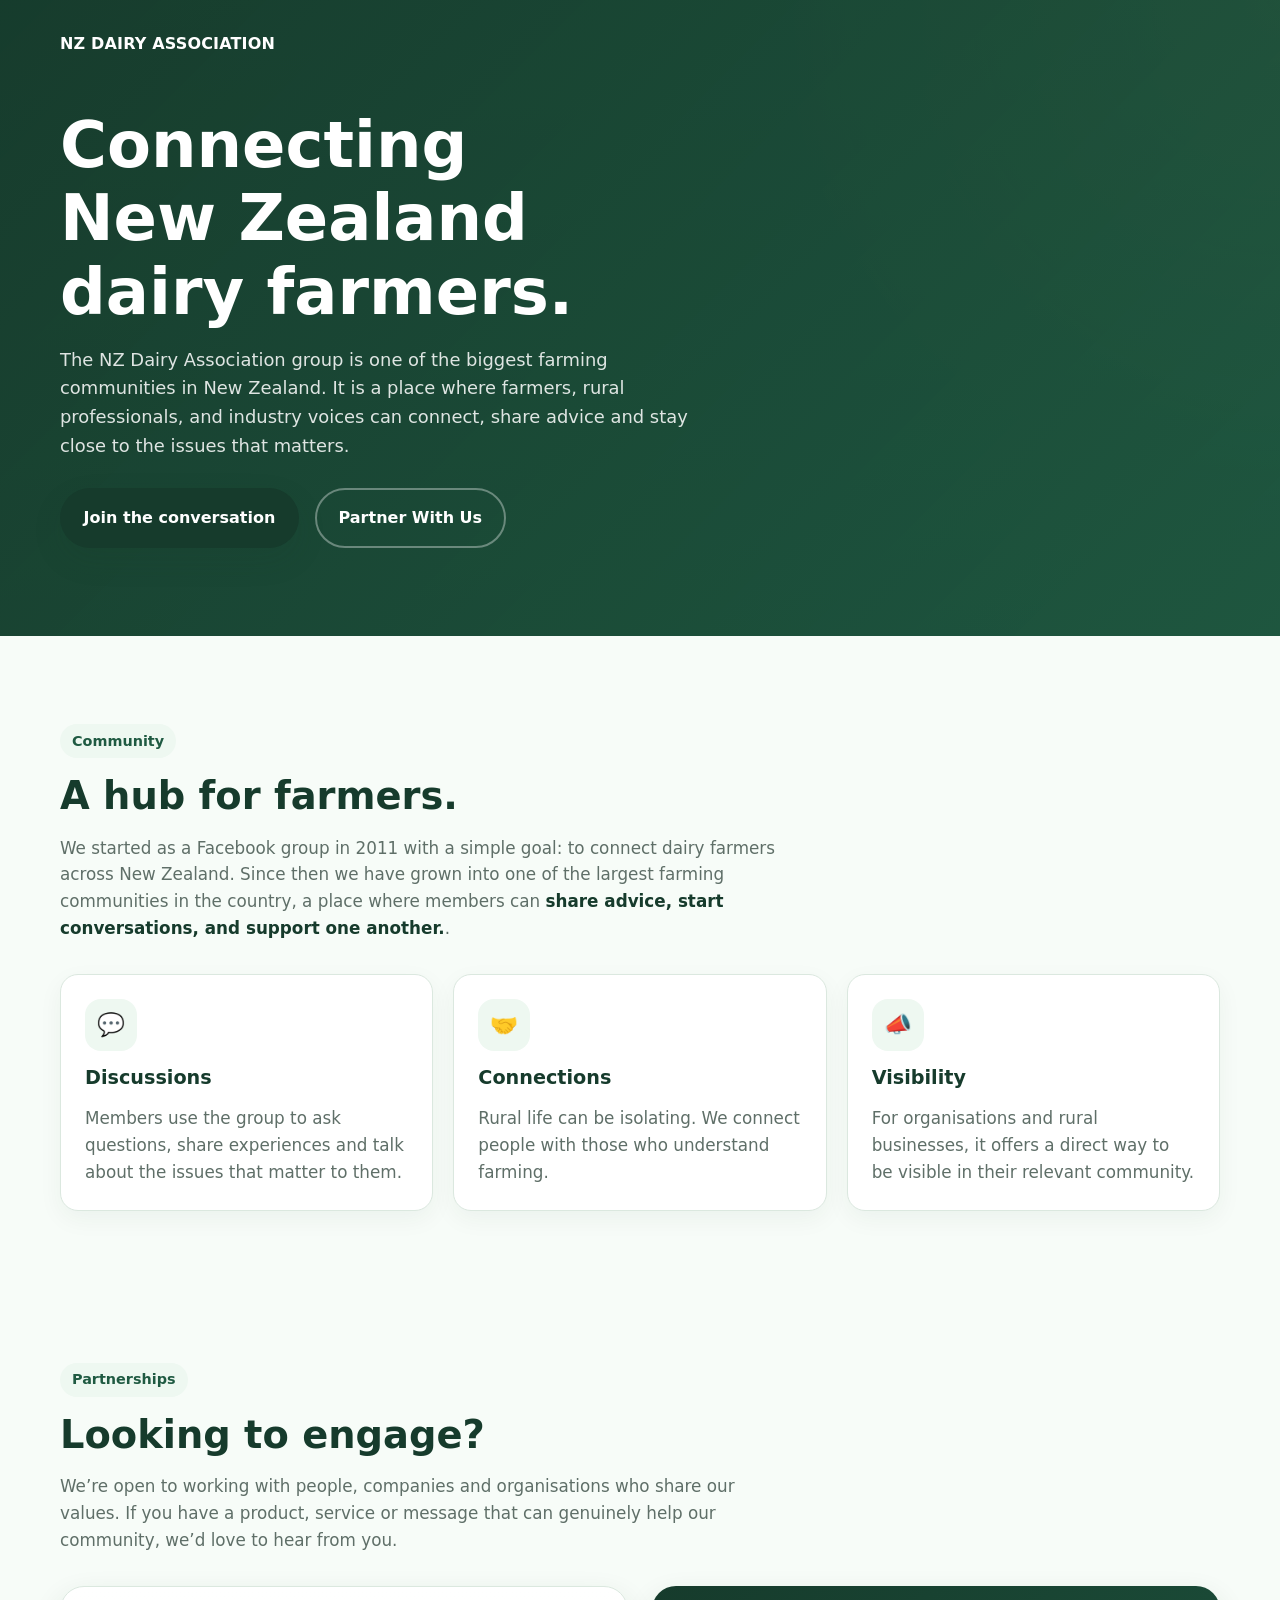
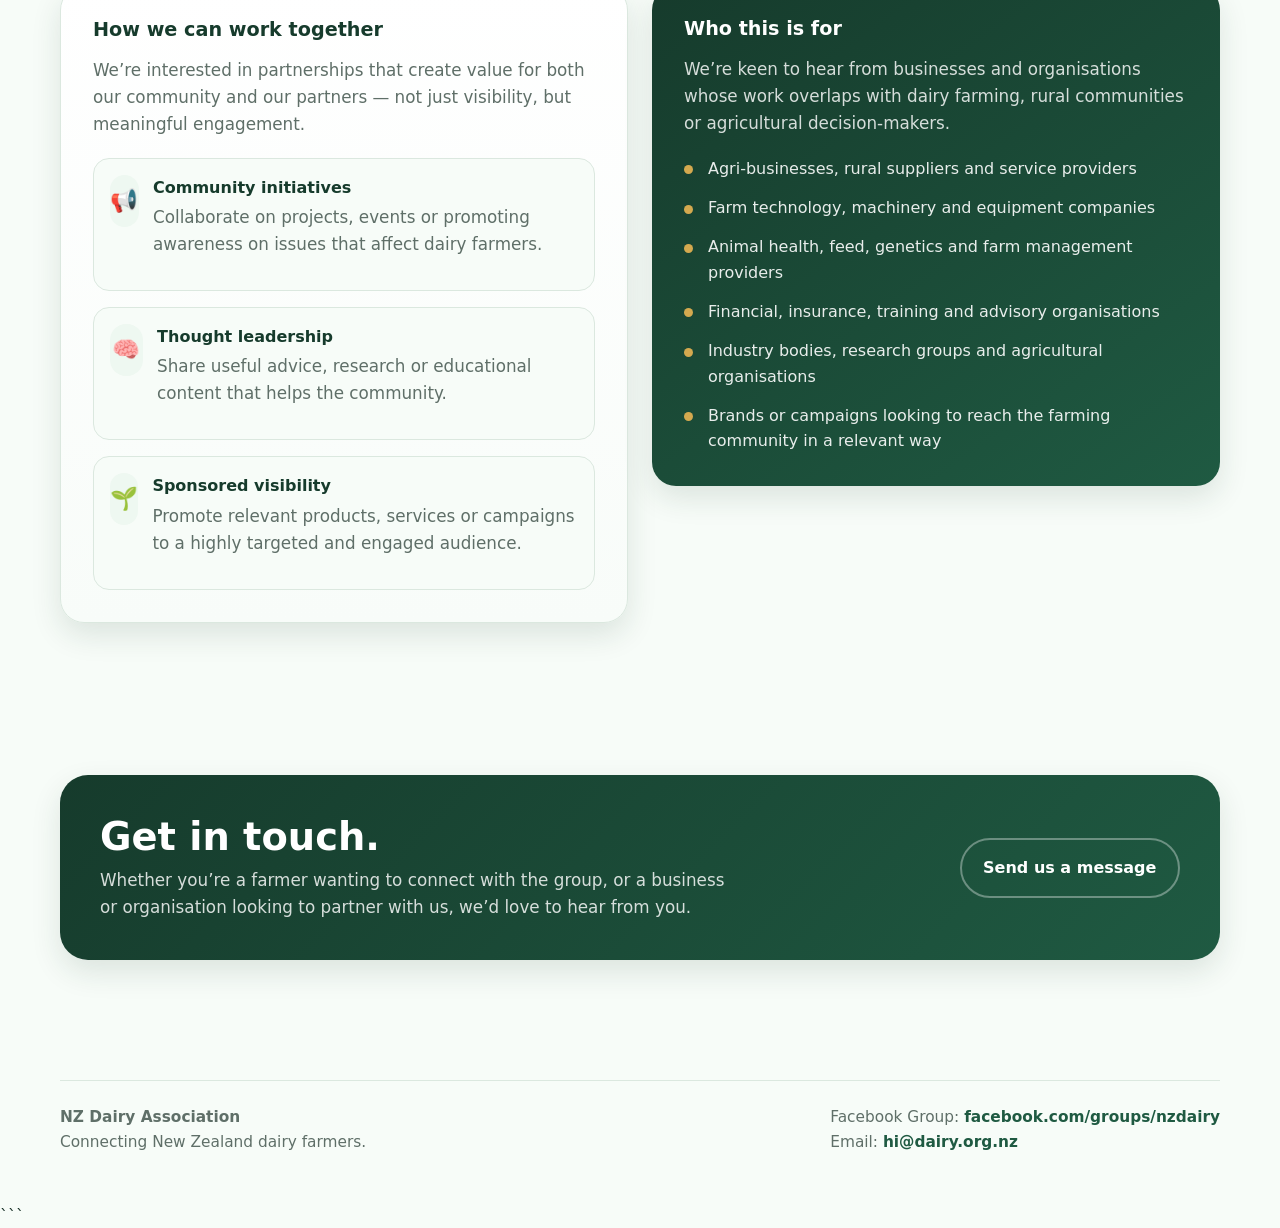
<file: index.html>
<!DOCTYPE html>
<html lang="en-NZ">
<head>
  <meta charset="UTF-8" />
  <meta name="viewport" content="width=device-width, initial-scale=1.0" />
  <title>NZ Dairy Association | Connecting New Zealand dairy farmers</title>
  <meta
    name="description"
    content="Join one of New Zealand's biggest dairy farming communities. Connect with farmers, share insights, and partner with us."
  />
  <style>
    :root {
      --green-900: #163b2c;
      --green-800: #1f5a42;
      --green-700: #2f7a5a;
      --green-100: #eef8f1;
      --green-50: #f7fcf8;
      --gold: #d4a94f;
      --text: #183027;
      --muted: #5f6f68;
      --white: #ffffff;
      --border: #dbe8df;
      --shadow: 0 12px 30px rgba(22, 59, 44, 0.12);
      --radius: 18px;
      --max-width: 1160px;
    }

    * {
      box-sizing: border-box;
    }

    html {
      scroll-behavior: smooth;
    }

    body {
      margin: 0;
      font-family: Inter, ui-sans-serif, system-ui, -apple-system, BlinkMacSystemFont, "Segoe UI", sans-serif;
      color: var(--text);
      background: var(--green-50);
      line-height: 1.6;
    }

    a {
      color: inherit;
      text-decoration: none;
    }

    img {
      max-width: 100%;
      display: block;
    }

    .container {
      width: min(var(--max-width), calc(100% - 2rem));
      margin: 0 auto;
    }

    .btn {
      display: inline-flex;
      align-items: center;
      justify-content: center;
      gap: 0.55rem;
      padding: 0.95rem 1.35rem;
      border-radius: 999px;
      font-weight: 700;
      transition: 0.2s ease;
      border: 2px solid transparent;
      cursor: pointer;
    }

    .btn-primary {
      background: var(--green-900);
      color: var(--white);
      box-shadow: var(--shadow);
    }

    .btn-primary:hover {
      background: var(--green-800);
      transform: translateY(-1px);
    }

    .btn-secondary {
      background: transparent;
      border-color: rgba(255,255,255,0.35);
      color: var(--white);
    }

    .btn-secondary:hover {
      background: rgba(255,255,255,0.08);
    }

    .section {
      padding: 5.5rem 0;
    }

    .section-sm {
      padding: 4rem 0;
    }

    .eyebrow {
      display: inline-block;
      padding: 0.45rem 0.85rem;
      border-radius: 999px;
      background: rgba(255,255,255,0.14);
      color: #e7f8ee;
      font-size: 0.9rem;
      font-weight: 700;
      letter-spacing: 0.02em;
      margin-bottom: 1rem;
    }

    .section-tag {
      display: inline-block;
      padding: 0.35rem 0.75rem;
      border-radius: 999px;
      background: var(--green-100);
      color: var(--green-800);
      font-size: 0.9rem;
      font-weight: 700;
      margin-bottom: 1rem;
    }

    h1, h2, h3 {
      line-height: 1.15;
      margin: 0 0 1rem;
    }

    h1 {
      font-size: clamp(2.4rem, 5vw, 4.6rem);
      color: var(--white);
      max-width: 12ch;
    }

    h2 {
      font-size: clamp(1.9rem, 3vw, 3rem);
      color: var(--green-900);
    }

    h3 {
      font-size: 1.2rem;
      color: var(--green-900);
    }

    p {
      margin: 0 0 1rem;
      color: var(--muted);
      font-size: 1.05rem;
    }

    /* Header / Hero */
    .hero {
      position: relative;
      overflow: hidden;
      background:
        linear-gradient(135deg, rgba(22,59,44,0.95), rgba(31,90,66,0.88)),
        radial-gradient(circle at top right, rgba(212,169,79,0.22), transparent 35%),
        linear-gradient(180deg, #1d4d39, #163b2c);
      color: var(--white);
      padding: 1.2rem 0 5.5rem;
    }

    .nav {
      display: flex;
      align-items: center;
      justify-content: space-between;
      gap: 1rem;
      padding: 0.75rem 0 2rem;
    }

    .brand {
      display: flex;
      align-items: center;
      gap: 0.9rem;
      font-weight: 800;
      letter-spacing: 0.01em;
    }

    .brand-mark {
      width: 44px;
      height: 44px;
      border-radius: 12px;
      display: grid;
      place-items: center;
      background: linear-gradient(135deg, var(--gold), #f0d8a1);
      color: var(--green-900);
      font-size: 1.25rem;
      box-shadow: var(--shadow);
    }

    .nav-links {
      display: flex;
      gap: 1.25rem;
      align-items: center;
      flex-wrap: wrap;
    }

    .nav-links a {
      color: rgba(255,255,255,0.9);
      font-weight: 600;
    }

    .nav-links a:hover {
      color: var(--white);
    }

    .hero-grid {
      display: grid;
      grid-template-columns: 1.15fr 0.85fr;
      gap: 2.25rem;
      align-items: center;
      padding-top: 1.25rem;
    }

    .hero-copy p {
      color: rgba(255,255,255,0.86);
      font-size: 1.12rem;
      max-width: 58ch;
    }

    .hero-actions {
      display: flex;
      gap: 1rem;
      flex-wrap: wrap;
      margin-top: 1.75rem;
    }

    .hero-stats {
      display: flex;
      gap: 1rem;
      flex-wrap: wrap;
      margin-top: 2rem;
    }

    .stat {
      min-width: 180px;
      padding: 1rem 1.15rem;
      border-radius: 16px;
      background: rgba(255,255,255,0.08);
      border: 1px solid rgba(255,255,255,0.12);
      backdrop-filter: blur(6px);
    }

    .stat strong {
      display: block;
      color: var(--white);
      font-size: 1.2rem;
      margin-bottom: 0.2rem;
    }

    .stat span {
      color: rgba(255,255,255,0.75);
      font-size: 0.95rem;
    }

    .hero-card {
      background: rgba(255,255,255,0.98);
      color: var(--text);
      border-radius: 24px;
      padding: 1.5rem;
      box-shadow: var(--shadow);
      position: relative;
    }

    .hero-card::before {
      content: "";
      position: absolute;
      inset: auto -30px -30px auto;
      width: 120px;
      height: 120px;
      border-radius: 999px;
      background: rgba(212,169,79,0.16);
      z-index: 0;
    }

    .hero-card > * {
      position: relative;
      z-index: 1;
    }

    .hero-card h3 {
      margin-bottom: 0.75rem;
    }

    .bullet-list {
      list-style: none;
      padding: 0;
      margin: 1.2rem 0 0;
      display: grid;
      gap: 0.9rem;
    }

    .bullet-list li {
      display: flex;
      gap: 0.8rem;
      align-items: flex-start;
      color: var(--muted);
    }

    .bullet-list li::before {
      content: "✓";
      width: 28px;
      height: 28px;
      border-radius: 999px;
      display: inline-grid;
      place-items: center;
      background: var(--green-100);
      color: var(--green-800);
      font-weight: 800;
      flex: 0 0 28px;
      margin-top: 0.05rem;
    }

    /* Cards / sections */
    .grid-3 {
      display: grid;
      grid-template-columns: repeat(3, 1fr);
      gap: 1.25rem;
    }

    .grid-2 {
      display: grid;
      grid-template-columns: repeat(2, 1fr);
      gap: 1.5rem;
      align-items: start;
    }

    .card {
      background: var(--white);
      border: 1px solid var(--border);
      border-radius: var(--radius);
      padding: 1.5rem;
      box-shadow: 0 8px 24px rgba(22, 59, 44, 0.05);
    }

    .card p:last-child {
      margin-bottom: 0;
    }

    .icon {
      width: 52px;
      height: 52px;
      border-radius: 16px;
      display: grid;
      place-items: center;
      background: var(--green-100);
      color: var(--green-800);
      font-size: 1.4rem;
      margin-bottom: 1rem;
      font-weight: 800;
    }

    .section-intro {
      max-width: 72ch;
      margin-bottom: 2rem;
    }

    .highlight {
      color: var(--green-900);
      font-weight: 800;
    }

    .partner-box {
      background: linear-gradient(180deg, #ffffff, #f8fcf9);
      border: 1px solid var(--border);
      border-radius: 24px;
      padding: 2rem;
      box-shadow: var(--shadow);
    }

    .partner-points {
      display: grid;
      gap: 1rem;
      margin-top: 1.25rem;
    }

    .partner-point {
      display: flex;
      gap: 0.9rem;
      align-items: flex-start;
      padding: 1rem;
      border-radius: 16px;
      background: var(--green-50);
      border: 1px solid var(--border);
    }

    .partner-point strong {
      color: var(--green-900);
      display: block;
      margin-bottom: 0.25rem;
    }

    .audience-card {
      background: linear-gradient(145deg, var(--green-900), var(--green-800));
      color: var(--white);
      border-radius: 24px;
      padding: 2rem;
      box-shadow: var(--shadow);
    }

    .audience-card h3 {
      color: var(--white);
    }

    .audience-card p {
      color: rgba(255,255,255,0.82);
    }

    .audience-list {
      list-style: none;
      padding: 0;
      margin: 1.2rem 0 0;
      display: grid;
      gap: 0.85rem;
    }

    .audience-list li {
      padding-left: 1.5rem;
      position: relative;
      color: rgba(255,255,255,0.9);
    }

    .audience-list li::before {
      content: "";
      width: 9px;
      height: 9px;
      border-radius: 999px;
      background: var(--gold);
      position: absolute;
      left: 0;
      top: 0.6rem;
    }

    .cta {
      background: linear-gradient(135deg, var(--green-900), var(--green-800));
      color: var(--white);
      border-radius: 28px;
      padding: 2.5rem;
      box-shadow: var(--shadow);
      display: flex;
      flex-wrap: wrap;
      justify-content: space-between;
      gap: 1.5rem;
      align-items: center;
    }

    .cta h2 {
      color: var(--white);
      margin-bottom: 0.5rem;
    }

    .cta p {
      color: rgba(255,255,255,0.82);
      max-width: 60ch;
      margin: 0;
    }

    footer {
      padding: 2rem 0 3rem;
      color: var(--muted);
      font-size: 0.96rem;
    }

    .footer-inner {
      display: flex;
      flex-wrap: wrap;
      gap: 1rem;
      justify-content: space-between;
      align-items: center;
      border-top: 1px solid var(--border);
      padding-top: 1.5rem;
    }

    .contact-link {
      color: var(--green-800);
      font-weight: 700;
    }

    .contact-link:hover {
      text-decoration: underline;
    }

    @media (max-width: 980px) {
      .hero-grid,
      .grid-3,
      .grid-2 {
        grid-template-columns: 1fr;
      }

      .nav {
        flex-direction: column;
        align-items: flex-start;
      }

      .nav-links {
        gap: 0.9rem;
      }
    }

    @media (max-width: 640px) {
      .hero {
        padding-bottom: 4rem;
      }

      .section {
        padding: 4.25rem 0;
      }

      .cta,
      .partner-box,
      .audience-card,
      .hero-card {
        padding: 1.4rem;
      }

      .hero-stats {
        flex-direction: column;
      }

      .stat {
        width: 100%;
      }
    }
  </style>
</head>
<body>
  <header class="hero">
    <div class="container">
      <nav class="nav" aria-label="Primary">
        <a href="#" class="brand">
          <span>NZ DAIRY ASSOCIATION</span>
        </a>
      </nav>

      <div class="hero-grid">
        <div class="hero-copy">
          <h1>Connecting New Zealand dairy farmers.</h1>
          <p>
            The NZ Dairy Association group is one of the biggest farming communities in New Zealand. It is a place where farmers,
            rural professionals, and industry voices can connect, share advice and stay close to
            the issues that matters.
          </p>

          <div class="hero-actions">
            <a
              class="btn btn-primary"
              href="https://www.facebook.com/groups/nzdairy"
              target="_blank"
              rel="noopener noreferrer"
            >
              Join the conversation
            </a>
            <a class="btn btn-secondary" href="#partners">Partner With Us</a>
          </div>


        </div>
      </div>
    </div>
  </header>

  <main>
    <section id="community" class="section">
      <div class="container">
        <div class="section-intro">
          <span class="section-tag">Community</span>
          <h2>A hub for farmers.</h2>
          <p>
            We started as a Facebook group in 2011 with a simple goal: to connect dairy farmers across New Zealand. Since then we have grown into one of the largest farming communities in the country, a place where members can <span class="highlight">share advice, start conversations, and support one another.</span>.
          </p>
        </div>

        <div class="grid-3">
          <article class="card">
            <div class="icon">💬</div>
            <h3>Discussions</h3>
            <p>
              Members use the group to ask questions, share experiences and talk about
              the issues that matter to them.
            </p>
          </article>

          <article class="card">
            <div class="icon">🤝</div>
            <h3>Connections</h3>
            <p>
              Rural life can be isolating. We connect people with those who understand farming.
            </p>
          </article>

          <article class="card">
            <div class="icon">📣</div>
            <h3>Visibility</h3>
            <p>
              For organisations and rural businesses, it offers a direct way to be visible in their relevant community.
            </p>
          </article>
        </div>
      </div>
    </section>

    <section id="partners" class="section-sm">
      <div class="container">
        <div class="section-intro">
          <span class="section-tag">Partnerships</span>
          <h2>Looking to engage?</h2>
          <p>
            We’re open to working with people, companies and organisations who share our values. If you have a product, service or message
            that can genuinely help our community, we’d love to hear from you.
          </p>
        </div>

        <div class="grid-2">
          <div class="partner-box">
            <h3>How we can work together</h3>
            <p>
              We’re interested in partnerships that create value for both our community and our partners — not just
              visibility, but meaningful engagement.
            </p>

            <div class="partner-points">
              <div class="partner-point">
                <div class="icon" style="margin:0;">📢</div>
                <div>
                                    <strong>Community initiatives</strong>
                  <p>Collaborate on projects, events or promoting awareness on issues that affect dairy farmers.</p>

                </div>
              </div>

              <div class="partner-point">
                <div class="icon" style="margin:0;">🧠</div>
                <div>
                  <strong>Thought leadership</strong>
                  <p>Share useful advice, research or educational content that helps the community.</p>
                </div>
              </div>

              <div class="partner-point">
                <div class="icon" style="margin:0;">🌱</div>
                <div>
<strong>Sponsored visibility</strong>
                  <p>Promote relevant products, services or campaigns to a highly targeted and engaged audience.</p>
                </div>
              </div>
            </div>
          </div>

          <aside class="audience-card">
            <h3>Who this is for</h3>
            <p>
              We’re keen to hear from businesses and organisations whose work overlaps with dairy farming, rural
              communities or agricultural decision-makers.
            </p>

            <ul class="audience-list">
              <li>Agri-businesses, rural suppliers and service providers</li>
              <li>Farm technology, machinery and equipment companies</li>
              <li>Animal health, feed, genetics and farm management providers</li>
              <li>Financial, insurance, training and advisory organisations</li>
              <li>Industry bodies, research groups and agricultural organisations</li>
              <li>Brands or campaigns looking to reach the farming community in a relevant way</li>
            </ul>
          </aside>
        </div>
      </div>
    </section>

    <section class="section">
      <div class="container">
        <div class="cta">
          <div>
            <h2>Get in touch.</h2>
            <p>
              Whether you’re a farmer wanting to connect with the group, or a business or organisation looking to
              partner with us, we’d love to hear from you.
            </p>
          </div>

          <div style="display:flex; gap:1rem; flex-wrap:wrap;">
            <a class="btn btn-secondary" href="mailto:hi@dairy.org.nz">Send us a message</a>
          </div>
        </div>
      </div>
    </section>
  </main>

  <footer id="contact">
    <div class="container">
      <div class="footer-inner">
        <div>
          <strong>NZ Dairy Association</strong><br />
          Connecting New Zealand dairy farmers.
        </div>

        <div>
          Facebook Group:
          <a
            class="contact-link"
            href="https://www.facebook.com/groups/nzdairy"
            target="_blank"
            rel="noopener noreferrer"
          >
            facebook.com/groups/nzdairy
          </a>
          <br />
          Email:
          <a class="contact-link" href="mailto:hi@dairy.org.nz">hi@dairy.org.nz</a>
        </div>
      </div>
    </div>
  </footer>
</body>
</html>
```
</file>
